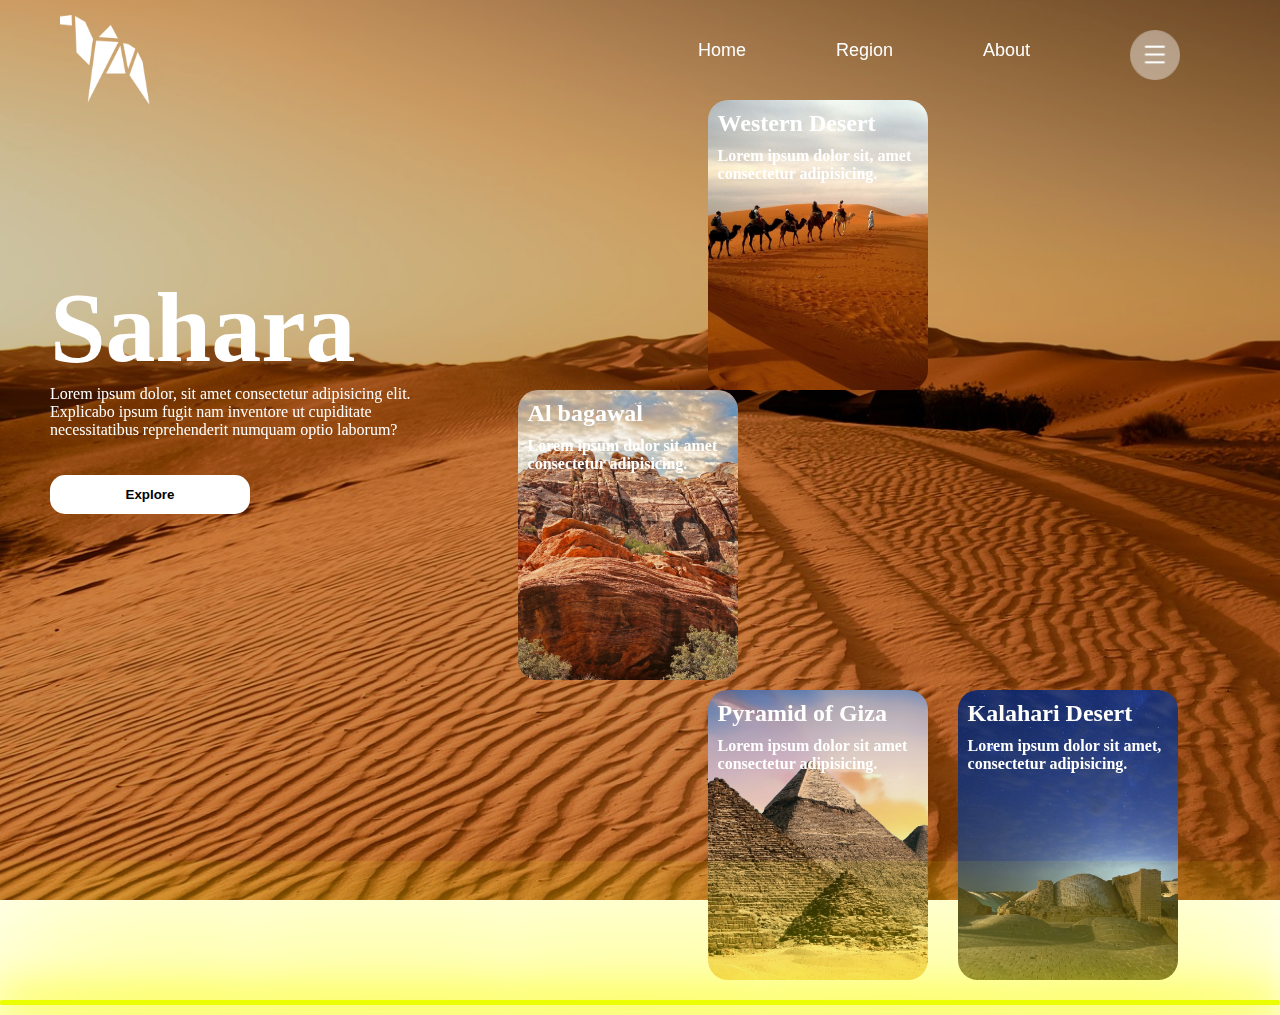
<file: index.html>
<!DOCTYPE html>
<html lang="en">
<head>
    <meta charset="UTF-8">
    <meta http-equiv="X-UA-Compatible" content="IE=edge"> 
    <title>Sahara</title>
    <link rel="stylesheet" href="sahara.css">
</head>
<body>
  <div class="back">
  </div>
  <header>
      <div class="logo"><img src="./logo.png" alt="" class="lg"></div>
      <div class="menu"><p class="p"><a href="#">Home</a> <a href="#"> Region </a> <a href="#">About</a>  </p> <img src="./menu.png" alt="" class="men"></div>    
    </header>
    <main>
        <div class="sahar">
            <h1>Sahara</h1>
            <p>Lorem ipsum dolor, sit amet consectetur adipisicing elit. Explicabo ipsum fugit nam inventore ut cupiditate necessitatibus reprehenderit numquam optio laborum?</p><br><br>
            <button> <span></span> Explore</button>
        </div>
        <div class="pic">
            <div class="first"> <h2>Western Desert</h2> <h4>Lorem ipsum dolor sit, amet consectetur adipisicing.</h4>
            </div>
            <div class="second"> <h2>Al bagawal</h2> <h4>Lorem ipsum dolor sit amet consectetur adipisicing.</h4>
            </div> 
            <div class="third"> <h2>Pyramid of Giza</h2> <h4> Lorem ipsum dolor sit amet consectetur adipisicing.</h4>
            </div>
            <div class="fourth"> <h2>Kalahari Desert </h2> <h4>Lorem ipsum dolor sit amet, consectetur adipisicing.</h4>
            </div>
        </div>
    </main>
    <div class="neno">
        
    </div>
</body>
</html>
</file>
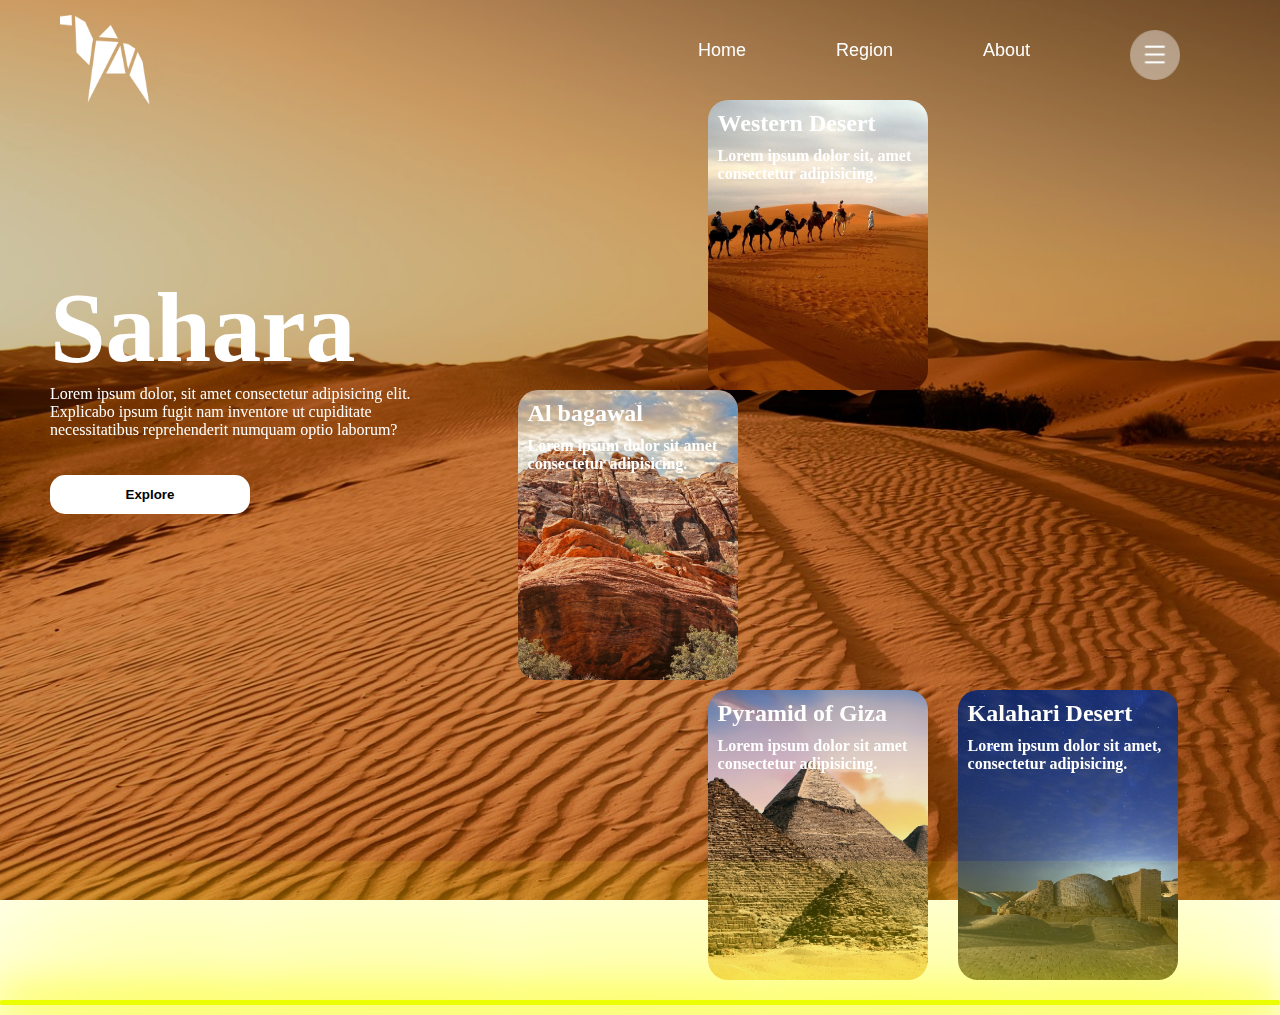
<file: index.html.html>
<!DOCTYPE html>
<html lang="en">
<head>
    <meta charset="UTF-8">
    <meta http-equiv="X-UA-Compatible" content="IE=edge">
    <meta name="viewport" content="width=device-width, initial-scale=1.0">
    <title>Sahara</title>
    <link rel="stylesheet" href="sahara.css">
</head>
<body>
  <div class="back">
  </div>
  <header>
      <div class="logo"><img src="./logo.png" alt="" class="lg"></div>
      <div class="menu"><p class="p"><a href="#">Home</a> <a href="#"> Region </a> <a href="#">About</a>  </p> <img src="./menu.png" alt="" class="men"></div>    
    </header>
    <main>
        <div class="sahar">
            <h1>Sahara</h1>
            <p>Lorem ipsum dolor, sit amet consectetur adipisicing elit. Explicabo ipsum fugit nam inventore ut cupiditate necessitatibus reprehenderit numquam optio laborum?</p><br><br>
            <button> <span></span> Explore</button>
        </div>
        <div class="pic">
            <div class="first"> <h2>Western Desert</h2> <h4>Lorem ipsum dolor sit, amet consectetur adipisicing.</h4>
            </div>
            <div class="second"> <h2>Al bagawal</h2> <h4>Lorem ipsum dolor sit amet consectetur adipisicing.</h4>
            </div> 
            <div class="third"> <h2>Pyramid of Giza</h2> <h4> Lorem ipsum dolor sit amet consectetur adipisicing.</h4>
            </div>
            <div class="fourth"> <h2>Kalahari Desert </h2> <h4>Lorem ipsum dolor sit amet, consectetur adipisicing.</h4>
            </div>
        </div>
    </main>
    <div class="neno">
        
    </div>
</body>
</html>
</file>
<file: sahara.css>
.back {
    width: 100%;
    height: 100vh;
    background-image: url(./background.png) ;
    left: 0;
     top: 0;
    position: fixed;
    filter: brightness(80%);
}
* {
    margin: 0;
    padding: 0;
}
header {
    position: relative;
    display: flex;
     height: 70px;
    justify-content: space-between; 
}
.menu {

   word-spacing: 30px;
  display: flex;
  margin: 30px;
  margin-right: 100px;
  
}
.p {
    display: flex;
    margin-right: 10px;
    padding-right: 10px;
}
.men {
    width: 50px;
    height: 50px;
    transform: scale(1);
    transition: transform 0.3s linear;
}
.men:hover {
    transform: rotate(360deg) scale(1.1);
    transition: transform 0.3s linear;
}
.logo {
    margin-top: 15px;
    margin-left: 60px;
    position: relative;
}
a{margin: 10px;
   color: white;
   text-decoration: none;
   font-size: large;
   margin-right: 80px;
   font-family: 'Gill Sans', 'Gill Sans MT', Calibri, 'Trebuchet MS', sans-serif;
   transform: scale(1);
   transition: transform 0.3s linear;
}
a:hover{
   transform: scale(1.1);
   transition: transform 0.3s linear;
}
.lg {
    height: 90px;
    width: 90px;
    transform: scale(1);
    transition: transform 0.4s linear;
}
.lg:hover {
    transform: scale(1.1);
    transition: transform 0.4s linear;
}
.sahar {
    margin-left: 50px;
    margin-top: 200px;
    width: 760px;
}
button {
    padding: 12px;
    width: 200px;
    background-color: white;
    border-radius: 15px;
    border: 0px;
    font-weight: bold;
    position: relative;
    z-index: 3;
    transition: 0.6s;
}
button:hover{
    box-shadow: 0px 0px 5px 4px dodgerblue;
    transition: 0.6s;
    color: white;
    text-shadow: 1px 1px 5px 4px white;
}

span {
    position: absolute;
    width: 0;
    height: 100%;
    background-color: dodgerblue;
    transition: 0.5s;
    z-index: -3;
    left: 0;
    top: 0;
    border-radius: 10px;
}
button:hover span{
    width: 100%;
}
 h1 {position: relative;
     color: white;
     font-size: 100px;
 }

p { position: relative;
    color: white;
}
.first {

    position: relative;
    width: 220px;
    height: 290px;
    background-image: url(./pic-1.png);
    background-position: center;
    background-size: cover;
    border-radius: 20px;
    filter: blur(0.6px) ;
    margin-left: 220px;
    transform: translateY(0px);
    transition: transform 0.3s linear;
}
.first:hover {
    filter: blur(0px);
    transition: filter 1s linear;
    transition-duration: 1s;
    transform: translateY(-10px);
    transition: transform 0.3s linear;
}
.second:hover {
    filter: blur(0px);
    transform: translateY(-10px);
    transition: transform 0.3s linear;
}
.third:hover {
    filter: blur(0px);
    transform: translateY(-10px);
    transition: transform 0.3s linear;
}
.fourth:hover {
    filter: blur(0px);
    transform: translateY(-10px);
    transition: transform 0.3s linear;
}
.second {
    filter: blur(0.6px);
    width: 220px;
    height: 290px;
    background-image: url(./pic-2.png);
    background-position: center;
    background-size: cover;
    margin-right: 111px;
    border-radius: 20px;  margin-left: 30px;
    transform: translateY(0px);
    transition: transform 0.3s linear;
}
.third { 
    filter: blur(0.6px);
    width: 220px;
    height: 290px;
    background-image: url(./pic-3.png);
    background-position: center;
    background-size: cover;
    margin-top: 10px;
    border-radius: 20px; margin-left: 30px;
    margin-left: 220px;
    transform: translateY(0px);
    transition: transform 0.3s linear;
 }
.fourth {
    filter: blur(0.6px);
    width: 220px;
    height: 290px;
    background-image: url(./pic-4.png);
    background-position: center;
    background-size: cover;
    margin-top: 10px;
    border-radius: 20px;margin-left: 30px;
    transform: translateY(0px);
    transition: transform 0.3s linear;
}
main {
    display: flex;
    justify-content: space-between;
}
.pic {
    display: flex;
    flex-wrap: wrap;
    margin: 30px;
    margin-left: 49px;
    position: relative;
}
h2 {
    color: white;
    margin: 10px;
}
h4 {
    color: white;
    margin: 0px 10px;
}
.neno {
    width: 100%;
    height: 5px;
    border-radius: 15px;
    background-color: white;
    position: relative;
    bottom: 10px;
    
    box-shadow: 0 0 40px 5px rgb(251, 255, 0),
    inset 0 0 20px rgb(238, 255, 0),
    0 0 160px 20px rgb(251, 255, 0),
    inset 0 0 20px rgb(217, 255, 0),
    0 0 360px 20px rgb(255, 251, 0),
    inset 0 0 20px rgb(255, 251, 0);
    background: transparent;
}
</file>
